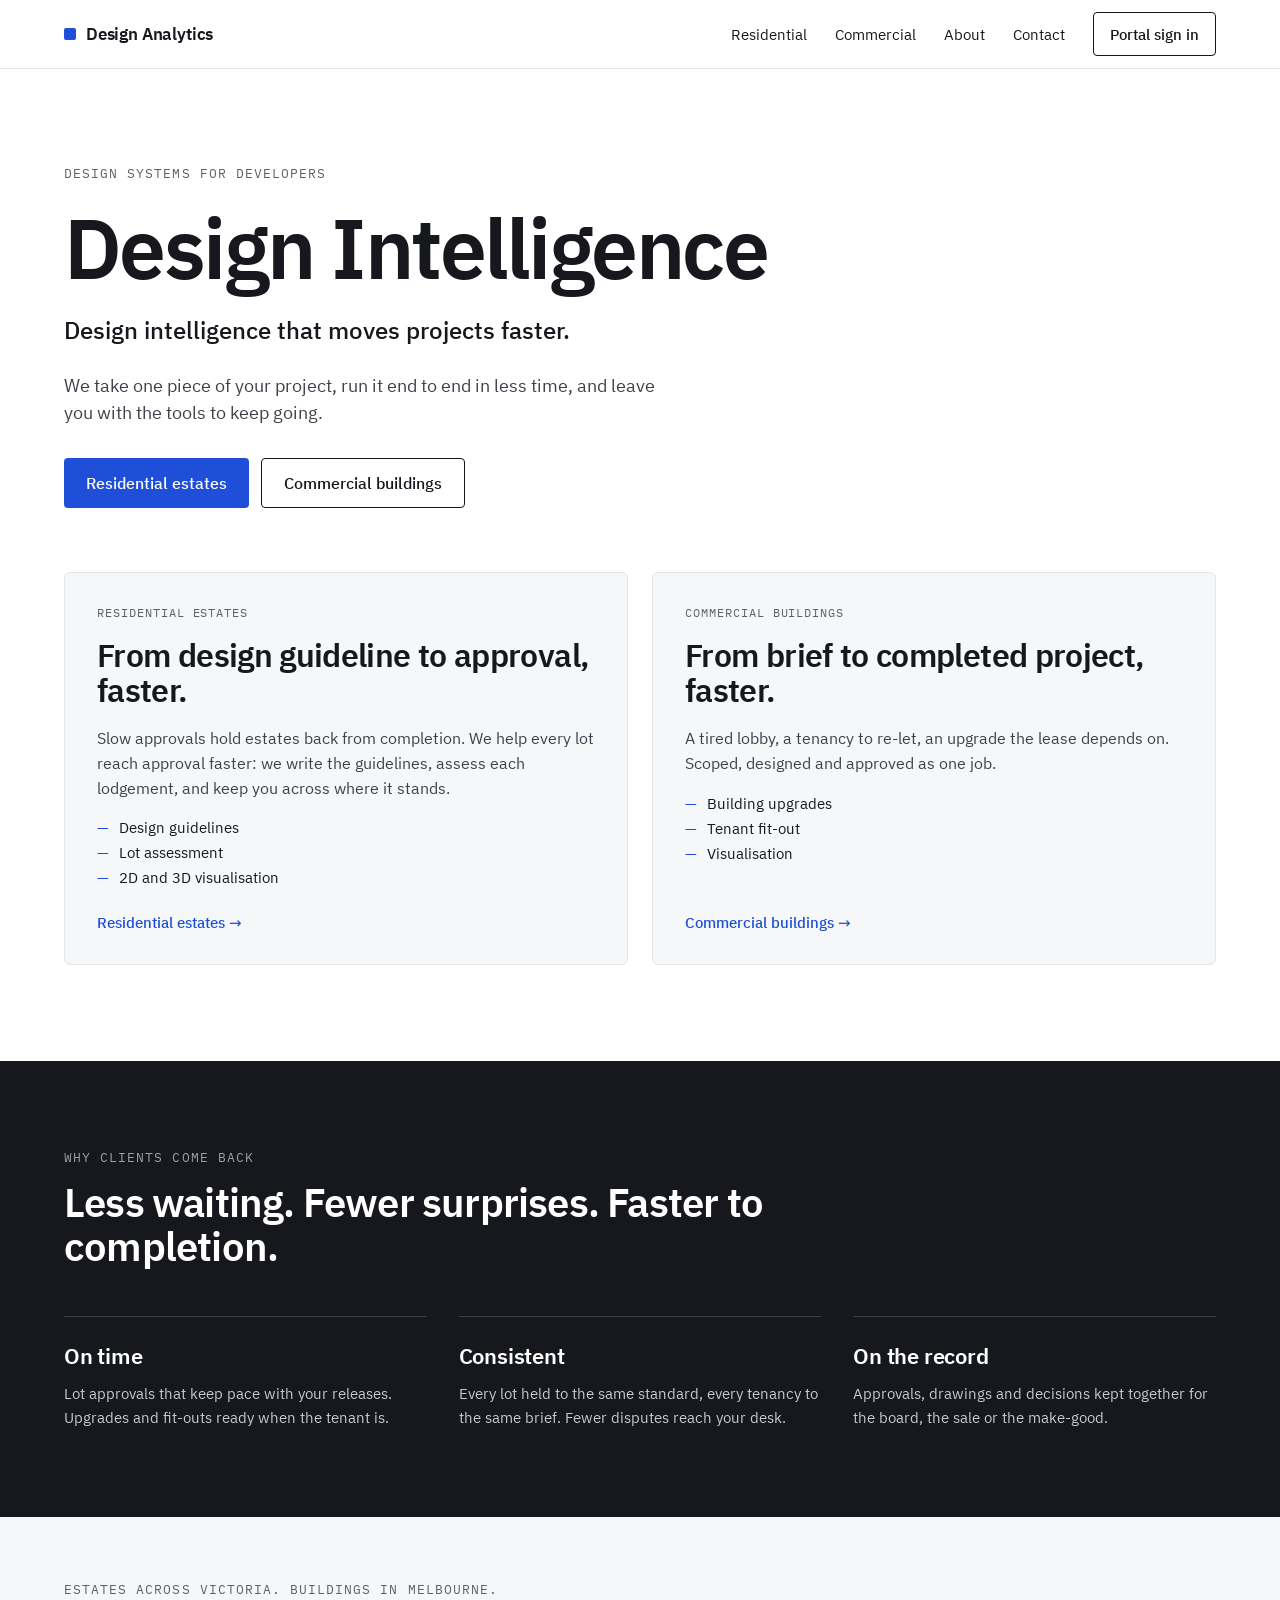
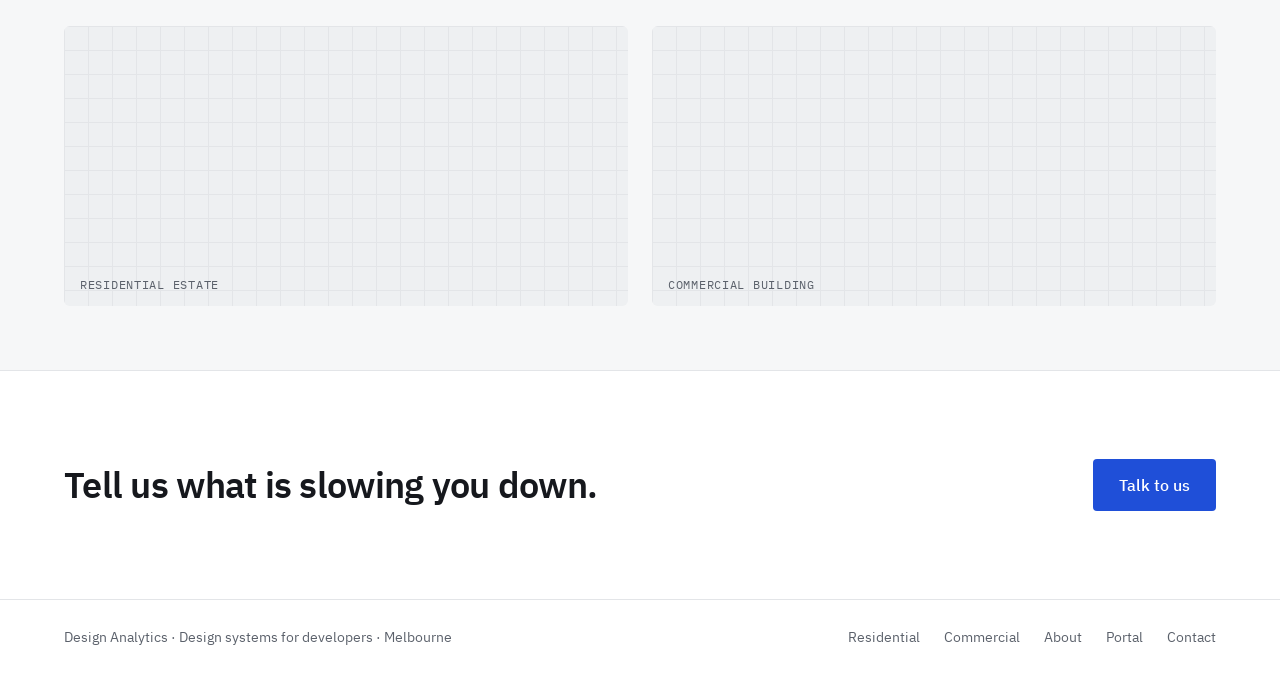
<file: index.html>
<!doctype html>
<html lang="en-AU">
<head>
<meta charset="utf-8">
<meta name="viewport" content="width=device-width, initial-scale=1">
<title>Design Analytics — Home</title>
<meta name="description" content="Design systems for developers. Design guidelines, lot assessment and visualisation for residential estates; upgrades and tenant fit-out for commercial buildings.">
<link rel="canonical" href="https://designanalytics.com.au/">
<meta property="og:type" content="website">
<meta property="og:site_name" content="Design Analytics">
<meta property="og:title" content="Design Analytics — Home">
<meta property="og:description" content="Design systems for developers. Design guidelines, lot assessment and visualisation for residential estates; upgrades and tenant fit-out for commercial buildings.">
<meta property="og:url" content="https://designanalytics.com.au/">
<meta name="theme-color" content="#16181D">
<link rel="icon" href="/assets/favicon.svg" type="image/svg+xml">
<link rel="preload" href="/assets/fonts/plex-sans-400.woff2" as="font" type="font/woff2" crossorigin>
<link rel="preload" href="/assets/fonts/plex-sans-600.woff2" as="font" type="font/woff2" crossorigin>
<link rel="stylesheet" href="/assets/site.css">
</head>
<body>
<div style="font-family: 'IBM Plex Sans', system-ui, sans-serif; color: #16181D; background: #FFFFFF; min-height: 100%; box-sizing: border-box; -webkit-font-smoothing: antialiased">

<!-- NAV -->
<header style="border-bottom: 1px solid #E3E5E8; box-sizing: border-box">
<div style="max-width: 1200px; margin: 0 auto; padding: 12px 24px; min-height: 64px; display: flex; align-items: center; justify-content: space-between; gap: 16px 24px; flex-wrap: wrap; box-sizing: border-box">
<a href="/" style="font-weight: 600; font-size: 17px; letter-spacing: -0.01em; text-decoration: none; display: flex; align-items: center; gap: 10px">
<span style="display: inline-block; width: 12px; height: 12px; background: #1F4FD8; border-radius: 2px"></span>
Design Analytics
</a>
<div style="display: flex; align-items: center; gap: 12px 28px; flex-wrap: wrap; font-size: 15px">
<a href="/residential/" style="text-decoration: none">Residential</a>
<a href="/commercial/" style="text-decoration: none">Commercial</a>
<a href="/about/" style="text-decoration: none">About</a>
<a href="#contact" style="text-decoration: none">Contact</a>
<a href="https://portal.designanalytics.com.au" style="text-decoration: none; padding: 10px 16px; border: 1px solid #16181D; border-radius: 4px; font-weight: 500; min-height: 44px; box-sizing: border-box; display: inline-flex; align-items: center">Portal sign in</a>
</div>
</div>
</header>

<!-- HERO -->
<div class="sec" style="max-width: 1200px; margin: 0 auto; padding: 96px 24px 64px; box-sizing: border-box; display: flex; flex-direction: column; gap: 24px">
<div style="font-family: 'IBM Plex Mono', monospace; font-size: 13px; letter-spacing: 0.08em; text-transform: uppercase; color: #5B616B">Design systems for developers</div>
<h1 class="h1-hero" style="margin: 0; font-size: 84px; line-height: 1.0; letter-spacing: -0.03em; font-weight: 600; max-width: 900px">Design Intelligence</h1>
<p style="margin: 0; font-size: 24px; line-height: 1.4; color: #16181D; max-width: 760px; font-weight: 500">Design intelligence that moves projects faster.</p>
<p style="margin: 0; font-size: 18px; line-height: 1.5; color: #3C414A; max-width: 620px">We take one piece of your project, run it end to end in less time, and leave you with the tools to keep going.</p>
<div style="display: flex; gap: 12px; flex-wrap: wrap; padding-top: 8px">
<a href="/residential/" style="text-decoration: none; background: #1F4FD8; color: #FFFFFF; padding: 14px 22px; border-radius: 4px; font-weight: 500; font-size: 16px; min-height: 44px; box-sizing: border-box; display: inline-flex; align-items: center">Residential estates</a>
<a href="/commercial/" style="text-decoration: none; background: #FFFFFF; color: #16181D; border: 1px solid #16181D; padding: 14px 22px; border-radius: 4px; font-weight: 500; font-size: 16px; min-height: 44px; box-sizing: border-box; display: inline-flex; align-items: center">Commercial buildings</a>
</div>
</div>

<!-- SECTOR SPLIT -->
<div style="max-width: 1200px; margin: 0 auto; padding: 0 24px 96px; box-sizing: border-box">
<div class="g2" style="display: grid; grid-template-columns: repeat(2, minmax(0, 1fr)); gap: 24px">

<a href="/residential/" style="text-decoration: none; display: flex; flex-direction: column; gap: 18px; padding: 32px; border: 1px solid #E3E5E8; border-radius: 6px; background: #F6F7F8; box-sizing: border-box; min-width: 0">
<div style="font-family: 'IBM Plex Mono', monospace; font-size: 12px; letter-spacing: 0.08em; text-transform: uppercase; color: #5B616B">Residential estates</div>
<div class="h2" style="font-size: 32px; font-weight: 600; letter-spacing: -0.02em; line-height: 1.1">From design guideline to approval, faster.</div>
<p style="margin: 0; font-size: 16px; line-height: 1.55; color: #3C414A">Slow approvals hold estates back from completion. We help every lot reach approval faster: we write the guidelines, assess each lodgement, and keep you across where it stands.</p>
<div style="display: flex; flex-direction: column; gap: 6px; font-size: 15px; color: #16181D">
<div style="display: flex; gap: 10px"><span style="color: #1F4FD8">—</span>Design guidelines</div>
<div style="display: flex; gap: 10px"><span style="color: #1F4FD8">—</span>Lot assessment</div>
<div style="display: flex; gap: 10px"><span style="color: #1F4FD8">—</span>2D and 3D visualisation</div>
</div>
<div style="margin-top: auto; padding-top: 8px; font-weight: 500; font-size: 15px; color: #1F4FD8">Residential estates →</div>
</a>

<a href="/commercial/" style="text-decoration: none; display: flex; flex-direction: column; gap: 18px; padding: 32px; border: 1px solid #E3E5E8; border-radius: 6px; background: #F6F7F8; box-sizing: border-box; min-width: 0">
<div style="font-family: 'IBM Plex Mono', monospace; font-size: 12px; letter-spacing: 0.08em; text-transform: uppercase; color: #5B616B">Commercial buildings</div>
<div class="h2" style="font-size: 32px; font-weight: 600; letter-spacing: -0.02em; line-height: 1.1">From brief to completed project, faster.</div>
<p style="margin: 0; font-size: 16px; line-height: 1.55; color: #3C414A">A tired lobby, a tenancy to re-let, an upgrade the lease depends on. Scoped, designed and approved as one job.</p>
<div style="display: flex; flex-direction: column; gap: 6px; font-size: 15px; color: #16181D">
<div style="display: flex; gap: 10px"><span style="color: #1F4FD8">—</span>Building upgrades</div>
<div style="display: flex; gap: 10px"><span style="color: #1F4FD8">—</span>Tenant fit-out</div>
<div style="display: flex; gap: 10px"><span style="color: #1F4FD8">—</span>Visualisation</div>
</div>
<div style="margin-top: auto; padding-top: 8px; font-weight: 500; font-size: 15px; color: #1F4FD8">Commercial buildings →</div>
</a>

</div>
</div>

<!-- OUTCOMES -->
<div style="background: #16181D; color: #FFFFFF; box-sizing: border-box">
<div class="sec" style="max-width: 1200px; margin: 0 auto; padding: 88px 24px; box-sizing: border-box; display: flex; flex-direction: column; gap: 48px">
<div style="display: flex; flex-direction: column; gap: 14px; max-width: 760px">
<div style="font-family: 'IBM Plex Mono', monospace; font-size: 13px; letter-spacing: 0.08em; text-transform: uppercase; color: #9AA1AB">Why clients come back</div>
<h2 class="h2" style="margin: 0; font-size: 40px; line-height: 1.1; letter-spacing: -0.02em; font-weight: 600">Less waiting. Fewer surprises. Faster to completion.</h2>
</div>
<div class="g3" style="display: grid; grid-template-columns: repeat(3, minmax(0, 1fr)); gap: 32px">
<div style="display: flex; flex-direction: column; gap: 12px; padding-top: 24px; border-top: 1px solid #3C414A; min-width: 0">
<div style="font-size: 22px; font-weight: 600; letter-spacing: -0.01em">On time</div>
<p style="margin: 0; font-size: 15px; line-height: 1.55; color: #C5CAD1">Lot approvals that keep pace with your releases. Upgrades and fit-outs ready when the tenant is.</p>
</div>
<div style="display: flex; flex-direction: column; gap: 12px; padding-top: 24px; border-top: 1px solid #3C414A; min-width: 0">
<div style="font-size: 22px; font-weight: 600; letter-spacing: -0.01em">Consistent</div>
<p style="margin: 0; font-size: 15px; line-height: 1.55; color: #C5CAD1">Every lot held to the same standard, every tenancy to the same brief. Fewer disputes reach your desk.</p>
</div>
<div style="display: flex; flex-direction: column; gap: 12px; padding-top: 24px; border-top: 1px solid #3C414A; min-width: 0">
<div style="font-size: 22px; font-weight: 600; letter-spacing: -0.01em">On the record</div>
<p style="margin: 0; font-size: 15px; line-height: 1.55; color: #C5CAD1">Approvals, drawings and decisions kept together for the board, the sale or the make-good.</p>
</div>
</div>
</div>
</div>

<!-- PROOF -->
<div style="background: #F6F7F8; border-bottom: 1px solid #E3E5E8; box-sizing: border-box">
<div class="sec" style="max-width: 1200px; margin: 0 auto; padding: 64px 24px; box-sizing: border-box; display: flex; flex-direction: column; gap: 28px">
<div style="font-family: 'IBM Plex Mono', monospace; font-size: 13px; letter-spacing: 0.08em; text-transform: uppercase; color: #5B616B">Estates across Victoria. Buildings in Melbourne.</div>
<div class="g2" style="display: grid; grid-template-columns: repeat(2, minmax(0, 1fr)); gap: 24px">
<div class="panel" role="img" aria-label="residential estate — streetscape visualisation" style="height: 280px">residential estate</div>
<div class="panel" role="img" aria-label="commercial building — upgrade or fit-out" style="height: 280px">commercial building</div>
</div>
</div>
</div>

<!-- CTA -->
<div id="contact" class="sec" style="max-width: 1200px; margin: 0 auto; padding: 88px 24px; box-sizing: border-box; display: flex; justify-content: space-between; align-items: center; gap: 32px 40px; flex-wrap: wrap">
<div style="display: flex; flex-direction: column; gap: 10px; max-width: 620px">
<h2 class="h2" style="margin: 0; font-size: 36px; line-height: 1.1; letter-spacing: -0.02em; font-weight: 600">Tell us what is slowing you down.</h2>
</div>
<a href="mailto:hello@designanalytics.com.au" style="text-decoration: none; background: #1F4FD8; color: #FFFFFF; padding: 16px 26px; border-radius: 4px; font-weight: 500; font-size: 16px; min-height: 44px; box-sizing: border-box; display: inline-flex; align-items: center">Talk to us</a>
</div>

<!-- FOOTER -->
<div style="border-top: 1px solid #E3E5E8; box-sizing: border-box">
<div style="max-width: 1200px; margin: 0 auto; padding: 28px 24px; box-sizing: border-box; display: flex; justify-content: space-between; align-items: center; gap: 16px 24px; flex-wrap: wrap; font-size: 14px; color: #5B616B">
<div>Design Analytics · Design systems for developers · Melbourne</div>
<div style="display: flex; gap: 12px 24px; flex-wrap: wrap">
<a href="/residential/" style="text-decoration: none; color: #5B616B">Residential</a>
<a href="/commercial/" style="text-decoration: none; color: #5B616B">Commercial</a>
<a href="/about/" style="text-decoration: none; color: #5B616B">About</a>
<a href="https://portal.designanalytics.com.au" style="text-decoration: none; color: #5B616B">Portal</a>
<a href="#contact" style="text-decoration: none; color: #5B616B">Contact</a>
</div>
</div>
</div>

</div>
</body>
</html>
</file>
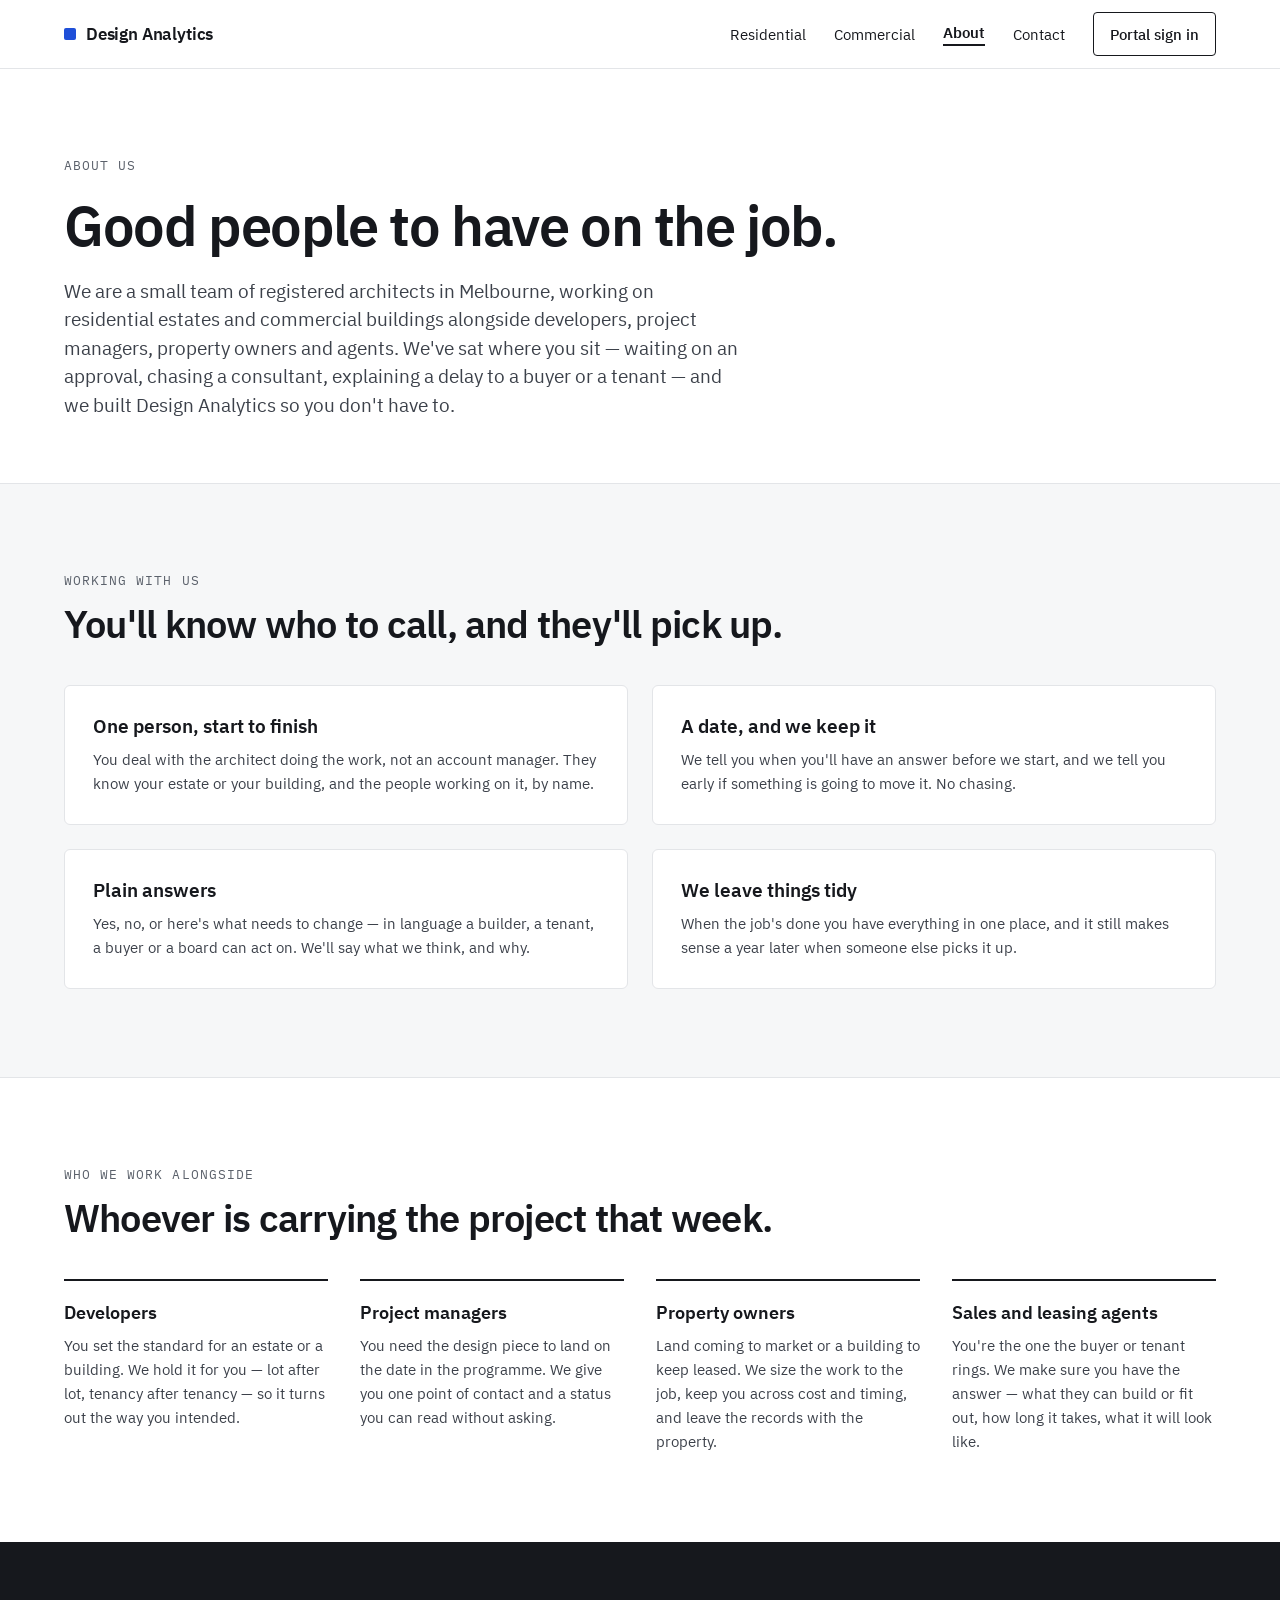
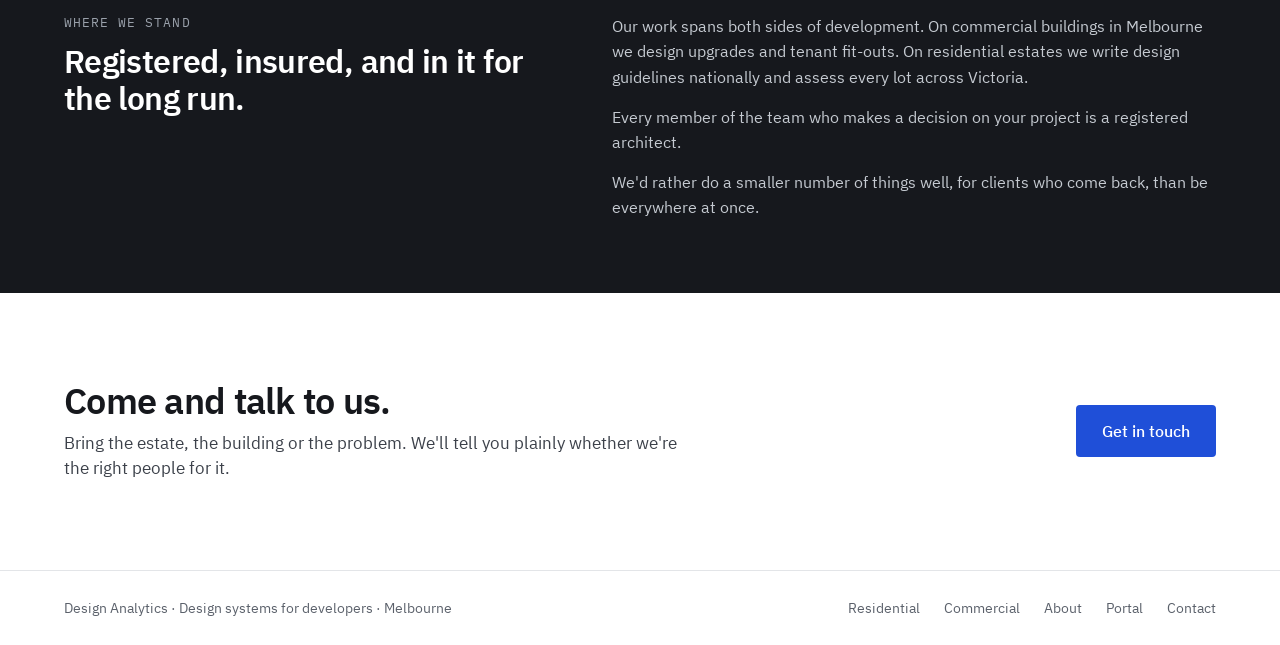
<file: about/index.html>
<!doctype html>
<html lang="en-AU">
<head>
<meta charset="utf-8">
<meta name="viewport" content="width=device-width, initial-scale=1">
<title>Design Analytics — About</title>
<meta name="description" content="A small team of registered architects in Melbourne working with developers, project managers, property owners and agents.">
<link rel="canonical" href="https://designanalytics.com.au/about/">
<meta property="og:type" content="website">
<meta property="og:site_name" content="Design Analytics">
<meta property="og:title" content="Design Analytics — About">
<meta property="og:description" content="A small team of registered architects in Melbourne working with developers, project managers, property owners and agents.">
<meta property="og:url" content="https://designanalytics.com.au/about/">
<meta name="theme-color" content="#16181D">
<link rel="icon" href="/assets/favicon.svg" type="image/svg+xml">
<link rel="preload" href="/assets/fonts/plex-sans-400.woff2" as="font" type="font/woff2" crossorigin>
<link rel="preload" href="/assets/fonts/plex-sans-600.woff2" as="font" type="font/woff2" crossorigin>
<link rel="stylesheet" href="/assets/site.css">
</head>
<body>
<div style="font-family: 'IBM Plex Sans', system-ui, sans-serif; color: #16181D; background: #FFFFFF; min-height: 100%; box-sizing: border-box; -webkit-font-smoothing: antialiased">

<!-- NAV -->
<header style="border-bottom: 1px solid #E3E5E8; box-sizing: border-box">
<div style="max-width: 1200px; margin: 0 auto; padding: 12px 24px; min-height: 64px; display: flex; align-items: center; justify-content: space-between; gap: 16px 24px; flex-wrap: wrap; box-sizing: border-box">
<a href="/" style="font-weight: 600; font-size: 17px; letter-spacing: -0.01em; text-decoration: none; display: flex; align-items: center; gap: 10px">
<span style="display: inline-block; width: 12px; height: 12px; background: #1F4FD8; border-radius: 2px"></span>
Design Analytics
</a>
<div style="display: flex; align-items: center; gap: 12px 28px; flex-wrap: wrap; font-size: 15px">
<a href="/residential/" style="text-decoration: none">Residential</a>
<a href="/commercial/" style="text-decoration: none">Commercial</a>
<a href="/about/" style="text-decoration: none; font-weight: 600; border-bottom: 2px solid #16181D; padding-bottom: 2px">About</a>
<a href="#contact" style="text-decoration: none">Contact</a>
<a href="https://portal.designanalytics.com.au" style="text-decoration: none; padding: 10px 16px; border: 1px solid #16181D; border-radius: 4px; font-weight: 500; min-height: 44px; box-sizing: border-box; display: inline-flex; align-items: center">Portal sign in</a>
</div>
</div>
</header>

<!-- HERO -->
<div class="sec" style="max-width: 1200px; margin: 0 auto; padding: 88px 24px 64px; box-sizing: border-box; display: flex; flex-direction: column; gap: 22px">
<div style="font-family: 'IBM Plex Mono', monospace; font-size: 13px; letter-spacing: 0.08em; text-transform: uppercase; color: #5B616B">About us</div>
<h1 class="h1" style="margin: 0; font-size: 56px; line-height: 1.05; letter-spacing: -0.025em; font-weight: 600; max-width: 880px">Good people to have on the job.</h1>
<p style="margin: 0; font-size: 19px; line-height: 1.5; color: #3C414A; max-width: 680px">We are a small team of registered architects in Melbourne, working on residential estates and commercial buildings alongside developers, project managers, property owners and agents. We've sat where you sit — waiting on an approval, chasing a consultant, explaining a delay to a buyer or a tenant — and we built Design Analytics so you don't have to.</p>
</div>

<!-- WORKING WITH US -->
<div style="background: #F6F7F8; border-top: 1px solid #E3E5E8; border-bottom: 1px solid #E3E5E8; box-sizing: border-box">
<div class="sec" style="max-width: 1200px; margin: 0 auto; padding: 88px 24px; box-sizing: border-box; display: flex; flex-direction: column; gap: 40px">
<div style="display: flex; flex-direction: column; gap: 14px; max-width: 720px">
<div style="font-family: 'IBM Plex Mono', monospace; font-size: 13px; letter-spacing: 0.08em; text-transform: uppercase; color: #5B616B">Working with us</div>
<h2 class="h2" style="margin: 0; font-size: 38px; line-height: 1.1; letter-spacing: -0.02em; font-weight: 600">You'll know who to call, and they'll pick up.</h2>
</div>
<div class="g2" style="display: grid; grid-template-columns: repeat(2, minmax(0, 1fr)); gap: 24px">
<div style="padding: 28px; border: 1px solid #E3E5E8; border-radius: 6px; background: #FFFFFF; display: flex; flex-direction: column; gap: 10px; min-width: 0">
<div style="font-size: 19px; font-weight: 600">One person, start to finish</div>
<p style="margin: 0; font-size: 15px; line-height: 1.6; color: #3C414A">You deal with the architect doing the work, not an account manager. They know your estate or your building, and the people working on it, by name.</p>
</div>
<div style="padding: 28px; border: 1px solid #E3E5E8; border-radius: 6px; background: #FFFFFF; display: flex; flex-direction: column; gap: 10px; min-width: 0">
<div style="font-size: 19px; font-weight: 600">A date, and we keep it</div>
<p style="margin: 0; font-size: 15px; line-height: 1.6; color: #3C414A">We tell you when you'll have an answer before we start, and we tell you early if something is going to move it. No chasing.</p>
</div>
<div style="padding: 28px; border: 1px solid #E3E5E8; border-radius: 6px; background: #FFFFFF; display: flex; flex-direction: column; gap: 10px; min-width: 0">
<div style="font-size: 19px; font-weight: 600">Plain answers</div>
<p style="margin: 0; font-size: 15px; line-height: 1.6; color: #3C414A">Yes, no, or here's what needs to change — in language a builder, a tenant, a buyer or a board can act on. We'll say what we think, and why.</p>
</div>
<div style="padding: 28px; border: 1px solid #E3E5E8; border-radius: 6px; background: #FFFFFF; display: flex; flex-direction: column; gap: 10px; min-width: 0">
<div style="font-size: 19px; font-weight: 600">We leave things tidy</div>
<p style="margin: 0; font-size: 15px; line-height: 1.6; color: #3C414A">When the job's done you have everything in one place, and it still makes sense a year later when someone else picks it up.</p>
</div>
</div>
</div>
</div>

<!-- WHO WE WORK ALONGSIDE -->
<div class="sec" style="max-width: 1200px; margin: 0 auto; padding: 88px 24px; box-sizing: border-box; display: flex; flex-direction: column; gap: 40px">
<div style="display: flex; flex-direction: column; gap: 14px; max-width: 720px">
<div style="font-family: 'IBM Plex Mono', monospace; font-size: 13px; letter-spacing: 0.08em; text-transform: uppercase; color: #5B616B">Who we work alongside</div>
<h2 class="h2" style="margin: 0; font-size: 38px; line-height: 1.1; letter-spacing: -0.02em; font-weight: 600">Whoever is carrying the project that week.</h2>
</div>
<div class="g4" style="display: grid; grid-template-columns: repeat(4, minmax(0, 1fr)); gap: 32px">
<div style="display: flex; flex-direction: column; gap: 10px; padding-top: 20px; border-top: 2px solid #16181D; min-width: 0">
<div style="font-size: 18px; font-weight: 600">Developers</div>
<p style="margin: 0; font-size: 15px; line-height: 1.6; color: #3C414A">You set the standard for an estate or a building. We hold it for you — lot after lot, tenancy after tenancy — so it turns out the way you intended.</p>
</div>
<div style="display: flex; flex-direction: column; gap: 10px; padding-top: 20px; border-top: 2px solid #16181D; min-width: 0">
<div style="font-size: 18px; font-weight: 600">Project managers</div>
<p style="margin: 0; font-size: 15px; line-height: 1.6; color: #3C414A">You need the design piece to land on the date in the programme. We give you one point of contact and a status you can read without asking.</p>
</div>
<div style="display: flex; flex-direction: column; gap: 10px; padding-top: 20px; border-top: 2px solid #16181D; min-width: 0">
<div style="font-size: 18px; font-weight: 600">Property owners</div>
<p style="margin: 0; font-size: 15px; line-height: 1.6; color: #3C414A">Land coming to market or a building to keep leased. We size the work to the job, keep you across cost and timing, and leave the records with the property.</p>
</div>
<div style="display: flex; flex-direction: column; gap: 10px; padding-top: 20px; border-top: 2px solid #16181D; min-width: 0">
<div style="font-size: 18px; font-weight: 600">Sales and leasing agents</div>
<p style="margin: 0; font-size: 15px; line-height: 1.6; color: #3C414A">You're the one the buyer or tenant rings. We make sure you have the answer — what they can build or fit out, how long it takes, what it will look like.</p>
</div>
</div>
</div>

<!-- STANDING -->
<div style="background: #16181D; color: #FFFFFF; box-sizing: border-box">
<div class="sec" style="max-width: 1200px; margin: 0 auto; padding: 72px 24px; box-sizing: border-box; display: flex; gap: 32px 64px; flex-wrap: wrap; align-items: flex-start">
<div style="flex: 1 1 320px; min-width: 0; display: flex; flex-direction: column; gap: 12px">
<div style="font-family: 'IBM Plex Mono', monospace; font-size: 13px; letter-spacing: 0.08em; text-transform: uppercase; color: #9AA1AB">Where we stand</div>
<h2 class="h2" style="margin: 0; font-size: 32px; line-height: 1.15; letter-spacing: -0.02em; font-weight: 600">Registered, insured, and in it for the long run.</h2>
</div>
<div style="flex: 1 1 440px; min-width: 0; display: flex; flex-direction: column; gap: 14px; font-size: 16px; line-height: 1.6; color: #C5CAD1">
<p style="margin: 0">Our work spans both sides of development. On commercial buildings in Melbourne we design upgrades and tenant fit-outs. On residential estates we write design guidelines nationally and assess every lot across Victoria.</p>
<p style="margin: 0">Every member of the team who makes a decision on your project is a registered architect.</p>
<p style="margin: 0">We'd rather do a smaller number of things well, for clients who come back, than be everywhere at once.</p>
</div>
</div>
</div>

<!-- CTA -->
<div id="contact" class="sec" style="max-width: 1200px; margin: 0 auto; padding: 88px 24px; box-sizing: border-box; display: flex; justify-content: space-between; align-items: center; gap: 28px 40px; flex-wrap: wrap">
<div style="display: flex; flex-direction: column; gap: 10px; max-width: 620px">
<h2 class="h2" style="margin: 0; font-size: 36px; line-height: 1.1; letter-spacing: -0.02em; font-weight: 600">Come and talk to us.</h2>
<p style="margin: 0; font-size: 17px; line-height: 1.5; color: #3C414A">Bring the estate, the building or the problem. We'll tell you plainly whether we're the right people for it.</p>
</div>
<a href="mailto:hello@designanalytics.com.au" style="text-decoration: none; background: #1F4FD8; color: #FFFFFF; padding: 16px 26px; border-radius: 4px; font-weight: 500; font-size: 16px; min-height: 44px; box-sizing: border-box; display: inline-flex; align-items: center">Get in touch</a>
</div>

<!-- FOOTER -->
<div style="border-top: 1px solid #E3E5E8; box-sizing: border-box">
<div style="max-width: 1200px; margin: 0 auto; padding: 28px 24px; box-sizing: border-box; display: flex; justify-content: space-between; align-items: center; gap: 16px 24px; flex-wrap: wrap; font-size: 14px; color: #5B616B">
<div>Design Analytics · Design systems for developers · Melbourne</div>
<div style="display: flex; gap: 12px 24px; flex-wrap: wrap">
<a href="/residential/" style="text-decoration: none; color: #5B616B">Residential</a>
<a href="/commercial/" style="text-decoration: none; color: #5B616B">Commercial</a>
<a href="/about/" style="text-decoration: none; color: #5B616B">About</a>
<a href="https://portal.designanalytics.com.au" style="text-decoration: none; color: #5B616B">Portal</a>
<a href="#contact" style="text-decoration: none; color: #5B616B">Contact</a>
</div>
</div>
</div>

</div>
</body>
</html>
</file>
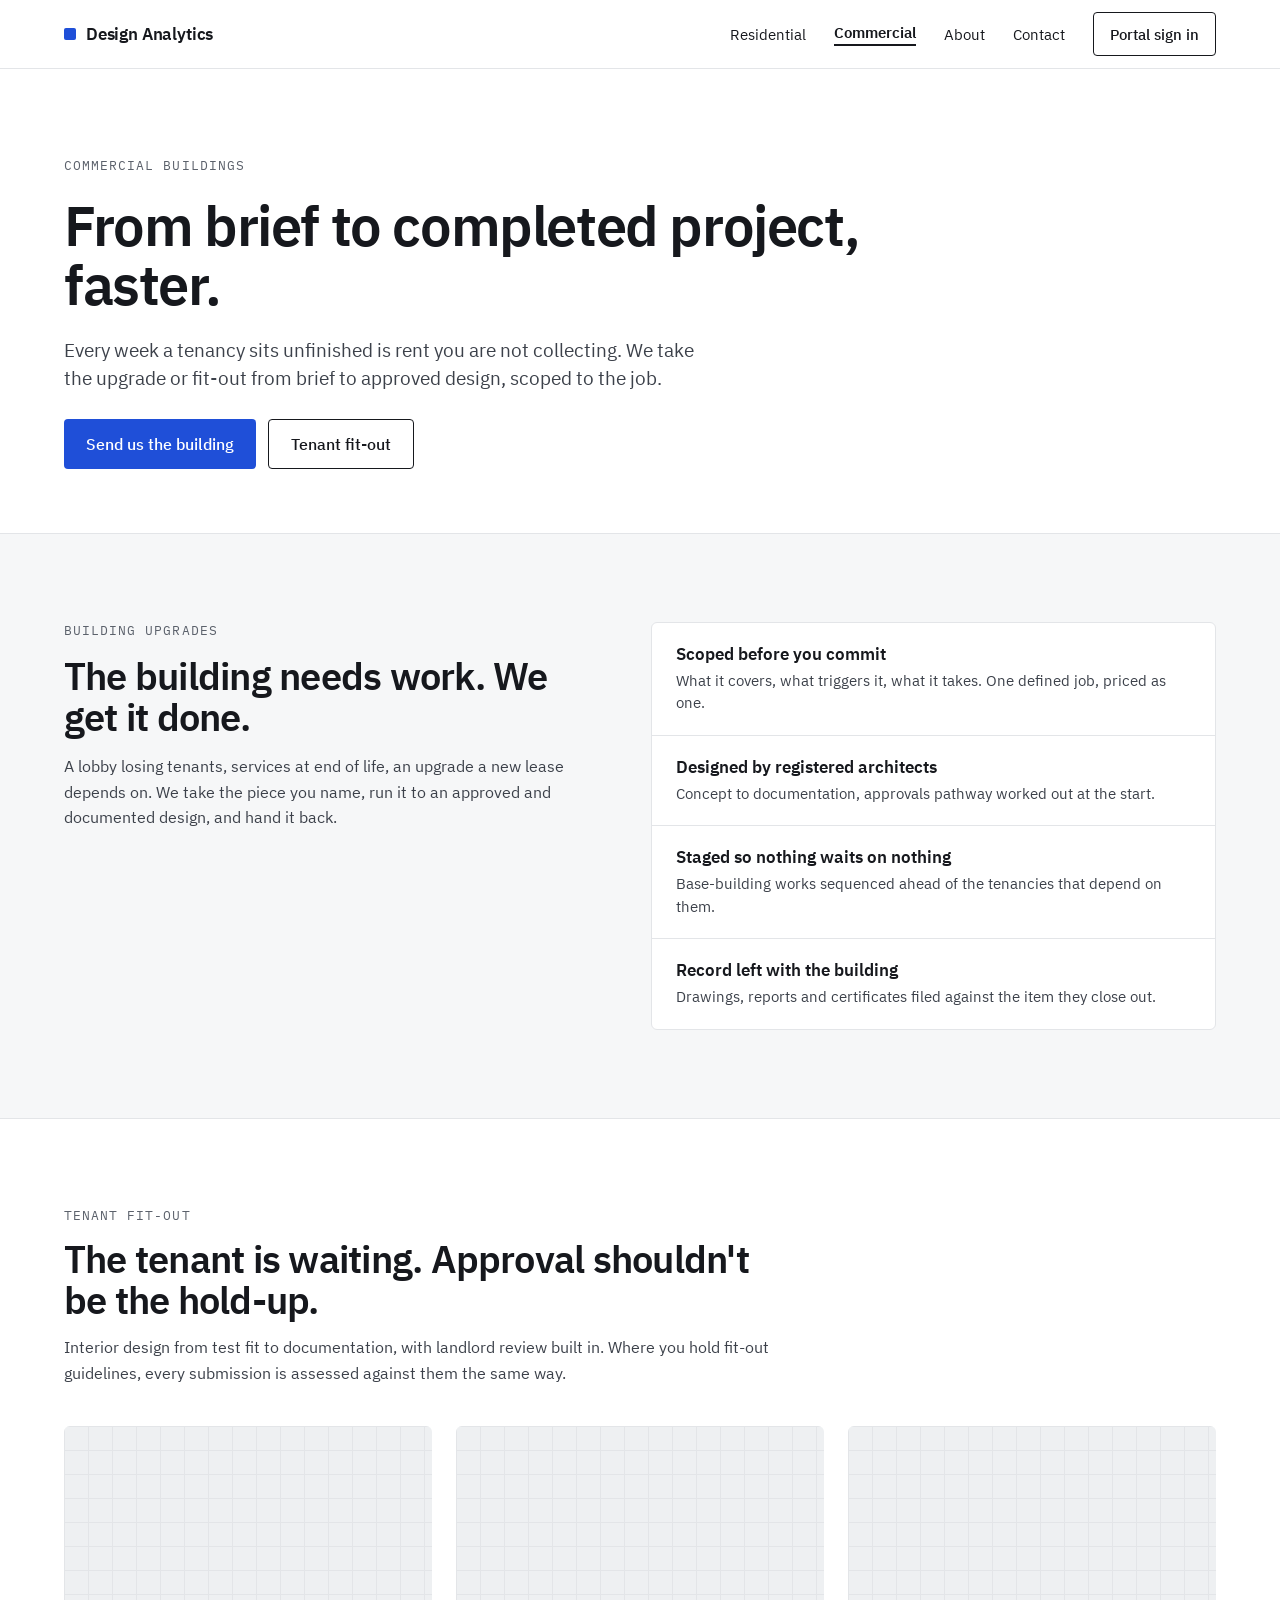
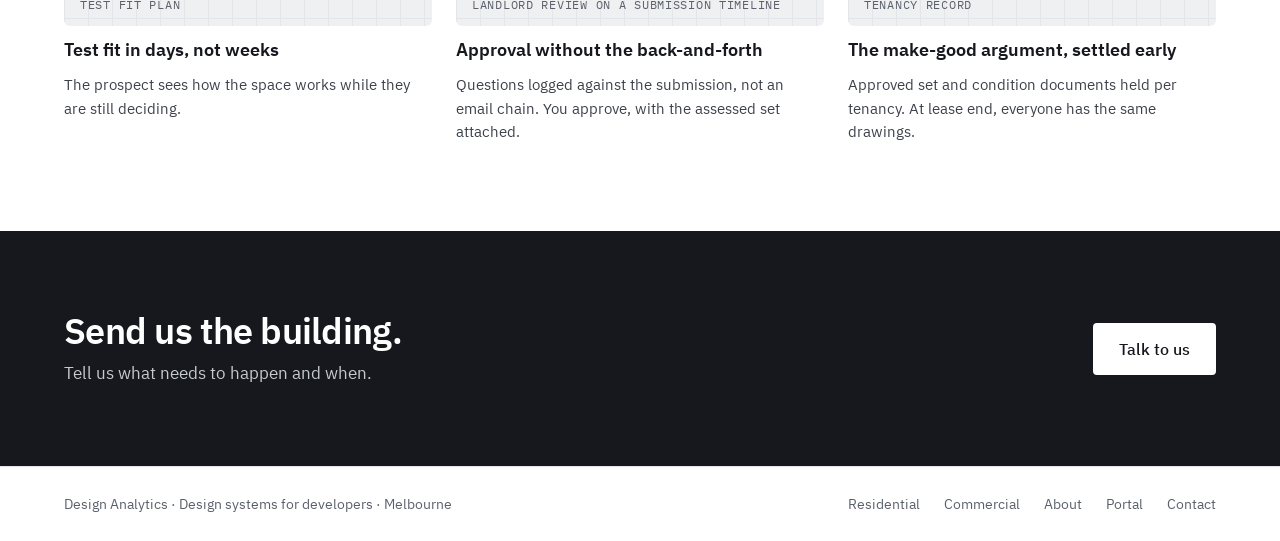
<file: commercial/index.html>
<!doctype html>
<html lang="en-AU">
<head>
<meta charset="utf-8">
<meta name="viewport" content="width=device-width, initial-scale=1">
<title>Design Analytics — Commercial buildings</title>
<meta name="description" content="Building upgrades and tenant fit-out for commercial buildings, from brief to completed project, faster.">
<link rel="canonical" href="https://designanalytics.com.au/commercial/">
<meta property="og:type" content="website">
<meta property="og:site_name" content="Design Analytics">
<meta property="og:title" content="Design Analytics — Commercial buildings">
<meta property="og:description" content="Building upgrades and tenant fit-out for commercial buildings, from brief to completed project, faster.">
<meta property="og:url" content="https://designanalytics.com.au/commercial/">
<meta name="theme-color" content="#16181D">
<link rel="icon" href="/assets/favicon.svg" type="image/svg+xml">
<link rel="preload" href="/assets/fonts/plex-sans-400.woff2" as="font" type="font/woff2" crossorigin>
<link rel="preload" href="/assets/fonts/plex-sans-600.woff2" as="font" type="font/woff2" crossorigin>
<link rel="stylesheet" href="/assets/site.css">
</head>
<body>
<div style="font-family: 'IBM Plex Sans', system-ui, sans-serif; color: #16181D; background: #FFFFFF; min-height: 100%; box-sizing: border-box; -webkit-font-smoothing: antialiased">

<!-- NAV -->
<header style="border-bottom: 1px solid #E3E5E8; box-sizing: border-box">
<div style="max-width: 1200px; margin: 0 auto; padding: 12px 24px; min-height: 64px; display: flex; align-items: center; justify-content: space-between; gap: 16px 24px; flex-wrap: wrap; box-sizing: border-box">
<a href="/" style="font-weight: 600; font-size: 17px; letter-spacing: -0.01em; text-decoration: none; display: flex; align-items: center; gap: 10px">
<span style="display: inline-block; width: 12px; height: 12px; background: #1F4FD8; border-radius: 2px"></span>
Design Analytics
</a>
<div style="display: flex; align-items: center; gap: 12px 28px; flex-wrap: wrap; font-size: 15px">
<a href="/residential/" style="text-decoration: none">Residential</a>
<a href="/commercial/" style="text-decoration: none; font-weight: 600; border-bottom: 2px solid #16181D; padding-bottom: 2px">Commercial</a>
<a href="/about/" style="text-decoration: none">About</a>
<a href="#contact" style="text-decoration: none">Contact</a>
<a href="https://portal.designanalytics.com.au" style="text-decoration: none; padding: 10px 16px; border: 1px solid #16181D; border-radius: 4px; font-weight: 500; min-height: 44px; box-sizing: border-box; display: inline-flex; align-items: center">Portal sign in</a>
</div>
</div>
</header>

<!-- HERO -->
<div class="sec" style="max-width: 1200px; margin: 0 auto; padding: 88px 24px 64px; box-sizing: border-box; display: flex; flex-direction: column; gap: 22px">
<div style="font-family: 'IBM Plex Mono', monospace; font-size: 13px; letter-spacing: 0.08em; text-transform: uppercase; color: #5B616B">Commercial buildings</div>
<h1 class="h1" style="margin: 0; font-size: 56px; line-height: 1.05; letter-spacing: -0.025em; font-weight: 600; max-width: 880px">From brief to completed project, faster.</h1>
<p style="margin: 0; font-size: 19px; line-height: 1.5; color: #3C414A; max-width: 640px">Every week a tenancy sits unfinished is rent you are not collecting. We take the upgrade or fit-out from brief to approved design, scoped to the job.</p>
<div style="display: flex; gap: 12px; flex-wrap: wrap; padding-top: 4px">
<a href="#contact" style="text-decoration: none; background: #1F4FD8; color: #FFFFFF; padding: 14px 22px; border-radius: 4px; font-weight: 500; font-size: 16px; min-height: 44px; box-sizing: border-box; display: inline-flex; align-items: center">Send us the building</a>
<a href="#fitout" style="text-decoration: none; background: #FFFFFF; color: #16181D; border: 1px solid #16181D; padding: 14px 22px; border-radius: 4px; font-weight: 500; font-size: 16px; min-height: 44px; box-sizing: border-box; display: inline-flex; align-items: center">Tenant fit-out</a>
</div>
</div>

<!-- BUILDING UPGRADES -->
<div id="upgrades" style="background: #F6F7F8; border-top: 1px solid #E3E5E8; border-bottom: 1px solid #E3E5E8; box-sizing: border-box">
<div class="sec" style="max-width: 1200px; margin: 0 auto; padding: 88px 24px; box-sizing: border-box; display: flex; gap: 48px 64px; flex-wrap: wrap; align-items: flex-start">
<div style="flex: 1 1 360px; min-width: 0; display: flex; flex-direction: column; gap: 16px">
<div style="font-family: 'IBM Plex Mono', monospace; font-size: 13px; letter-spacing: 0.08em; text-transform: uppercase; color: #5B616B">Building upgrades</div>
<h2 class="h2" style="margin: 0; font-size: 38px; line-height: 1.1; letter-spacing: -0.02em; font-weight: 600">The building needs work. We get it done.</h2>
<p style="margin: 0; font-size: 16px; line-height: 1.6; color: #3C414A">A lobby losing tenants, services at end of life, an upgrade a new lease depends on. We take the piece you name, run it to an approved and documented design, and hand it back.</p>
</div>
<div style="flex: 1 1 400px; min-width: 0; display: flex; flex-direction: column; border: 1px solid #E3E5E8; border-radius: 6px; background: #FFFFFF; overflow: hidden">
<div style="padding: 20px 24px; border-bottom: 1px solid #E3E5E8; display: flex; flex-direction: column; gap: 5px">
<div style="font-size: 17px; font-weight: 600">Scoped before you commit</div>
<div style="font-size: 15px; line-height: 1.5; color: #3C414A">What it covers, what triggers it, what it takes. One defined job, priced as one.</div>
</div>
<div style="padding: 20px 24px; border-bottom: 1px solid #E3E5E8; display: flex; flex-direction: column; gap: 5px">
<div style="font-size: 17px; font-weight: 600">Designed by registered architects</div>
<div style="font-size: 15px; line-height: 1.5; color: #3C414A">Concept to documentation, approvals pathway worked out at the start.</div>
</div>
<div style="padding: 20px 24px; border-bottom: 1px solid #E3E5E8; display: flex; flex-direction: column; gap: 5px">
<div style="font-size: 17px; font-weight: 600">Staged so nothing waits on nothing</div>
<div style="font-size: 15px; line-height: 1.5; color: #3C414A">Base-building works sequenced ahead of the tenancies that depend on them.</div>
</div>
<div style="padding: 20px 24px; display: flex; flex-direction: column; gap: 5px">
<div style="font-size: 17px; font-weight: 600">Record left with the building</div>
<div style="font-size: 15px; line-height: 1.5; color: #3C414A">Drawings, reports and certificates filed against the item they close out.</div>
</div>
</div>
</div>
</div>

<!-- TENANT FITOUT -->
<div id="fitout" class="sec" style="max-width: 1200px; margin: 0 auto; padding: 88px 24px; box-sizing: border-box; display: flex; flex-direction: column; gap: 40px">
<div style="display: flex; flex-direction: column; gap: 14px; max-width: 720px">
<div style="font-family: 'IBM Plex Mono', monospace; font-size: 13px; letter-spacing: 0.08em; text-transform: uppercase; color: #5B616B">Tenant fit-out</div>
<h2 class="h2" style="margin: 0; font-size: 38px; line-height: 1.1; letter-spacing: -0.02em; font-weight: 600">The tenant is waiting. Approval shouldn't be the hold-up.</h2>
<p style="margin: 0; font-size: 16px; line-height: 1.6; color: #3C414A">Interior design from test fit to documentation, with landlord review built in. Where you hold fit-out guidelines, every submission is assessed against them the same way.</p>
</div>
<div class="g3" style="display: grid; grid-template-columns: repeat(3, minmax(0, 1fr)); gap: 24px">
<div style="display: flex; flex-direction: column; gap: 12px; min-width: 0">
<div class="panel" role="img" aria-label="test fit plan" style="height: 200px">test fit plan</div>
<div style="font-size: 18px; font-weight: 600">Test fit in days, not weeks</div>
<p style="margin: 0; font-size: 15px; line-height: 1.55; color: #3C414A">The prospect sees how the space works while they are still deciding.</p>
</div>
<div style="display: flex; flex-direction: column; gap: 12px; min-width: 0">
<div class="panel" role="img" aria-label="landlord review on a submission timeline" style="height: 200px">landlord review on a submission timeline</div>
<div style="font-size: 18px; font-weight: 600">Approval without the back-and-forth</div>
<p style="margin: 0; font-size: 15px; line-height: 1.55; color: #3C414A">Questions logged against the submission, not an email chain. You approve, with the assessed set attached.</p>
</div>
<div style="display: flex; flex-direction: column; gap: 12px; min-width: 0">
<div class="panel" role="img" aria-label="tenancy record" style="height: 200px">tenancy record</div>
<div style="font-size: 18px; font-weight: 600">The make-good argument, settled early</div>
<p style="margin: 0; font-size: 15px; line-height: 1.55; color: #3C414A">Approved set and condition documents held per tenancy. At lease end, everyone has the same drawings.</p>
</div>
</div>
</div>

<!-- CTA -->
<div id="contact" style="background: #16181D; color: #FFFFFF; box-sizing: border-box">
<div class="sec" style="max-width: 1200px; margin: 0 auto; padding: 80px 24px; box-sizing: border-box; display: flex; justify-content: space-between; align-items: center; gap: 28px 40px; flex-wrap: wrap">
<div style="display: flex; flex-direction: column; gap: 10px; max-width: 620px">
<h2 class="h2" style="margin: 0; font-size: 36px; line-height: 1.1; letter-spacing: -0.02em; font-weight: 600">Send us the building.</h2>
<p style="margin: 0; font-size: 17px; line-height: 1.5; color: #C5CAD1">Tell us what needs to happen and when.</p>
</div>
<a href="mailto:hello@designanalytics.com.au" style="text-decoration: none; background: #FFFFFF; color: #16181D; padding: 16px 26px; border-radius: 4px; font-weight: 500; font-size: 16px; min-height: 44px; box-sizing: border-box; display: inline-flex; align-items: center">Talk to us</a>
</div>
</div>

<!-- FOOTER -->
<div style="border-top: 1px solid #E3E5E8; box-sizing: border-box">
<div style="max-width: 1200px; margin: 0 auto; padding: 28px 24px; box-sizing: border-box; display: flex; justify-content: space-between; align-items: center; gap: 16px 24px; flex-wrap: wrap; font-size: 14px; color: #5B616B">
<div>Design Analytics · Design systems for developers · Melbourne</div>
<div style="display: flex; gap: 12px 24px; flex-wrap: wrap">
<a href="/residential/" style="text-decoration: none; color: #5B616B">Residential</a>
<a href="/commercial/" style="text-decoration: none; color: #5B616B">Commercial</a>
<a href="/about/" style="text-decoration: none; color: #5B616B">About</a>
<a href="https://portal.designanalytics.com.au" style="text-decoration: none; color: #5B616B">Portal</a>
<a href="#contact" style="text-decoration: none; color: #5B616B">Contact</a>
</div>
</div>
</div>

</div>
</body>
</html>
</file>
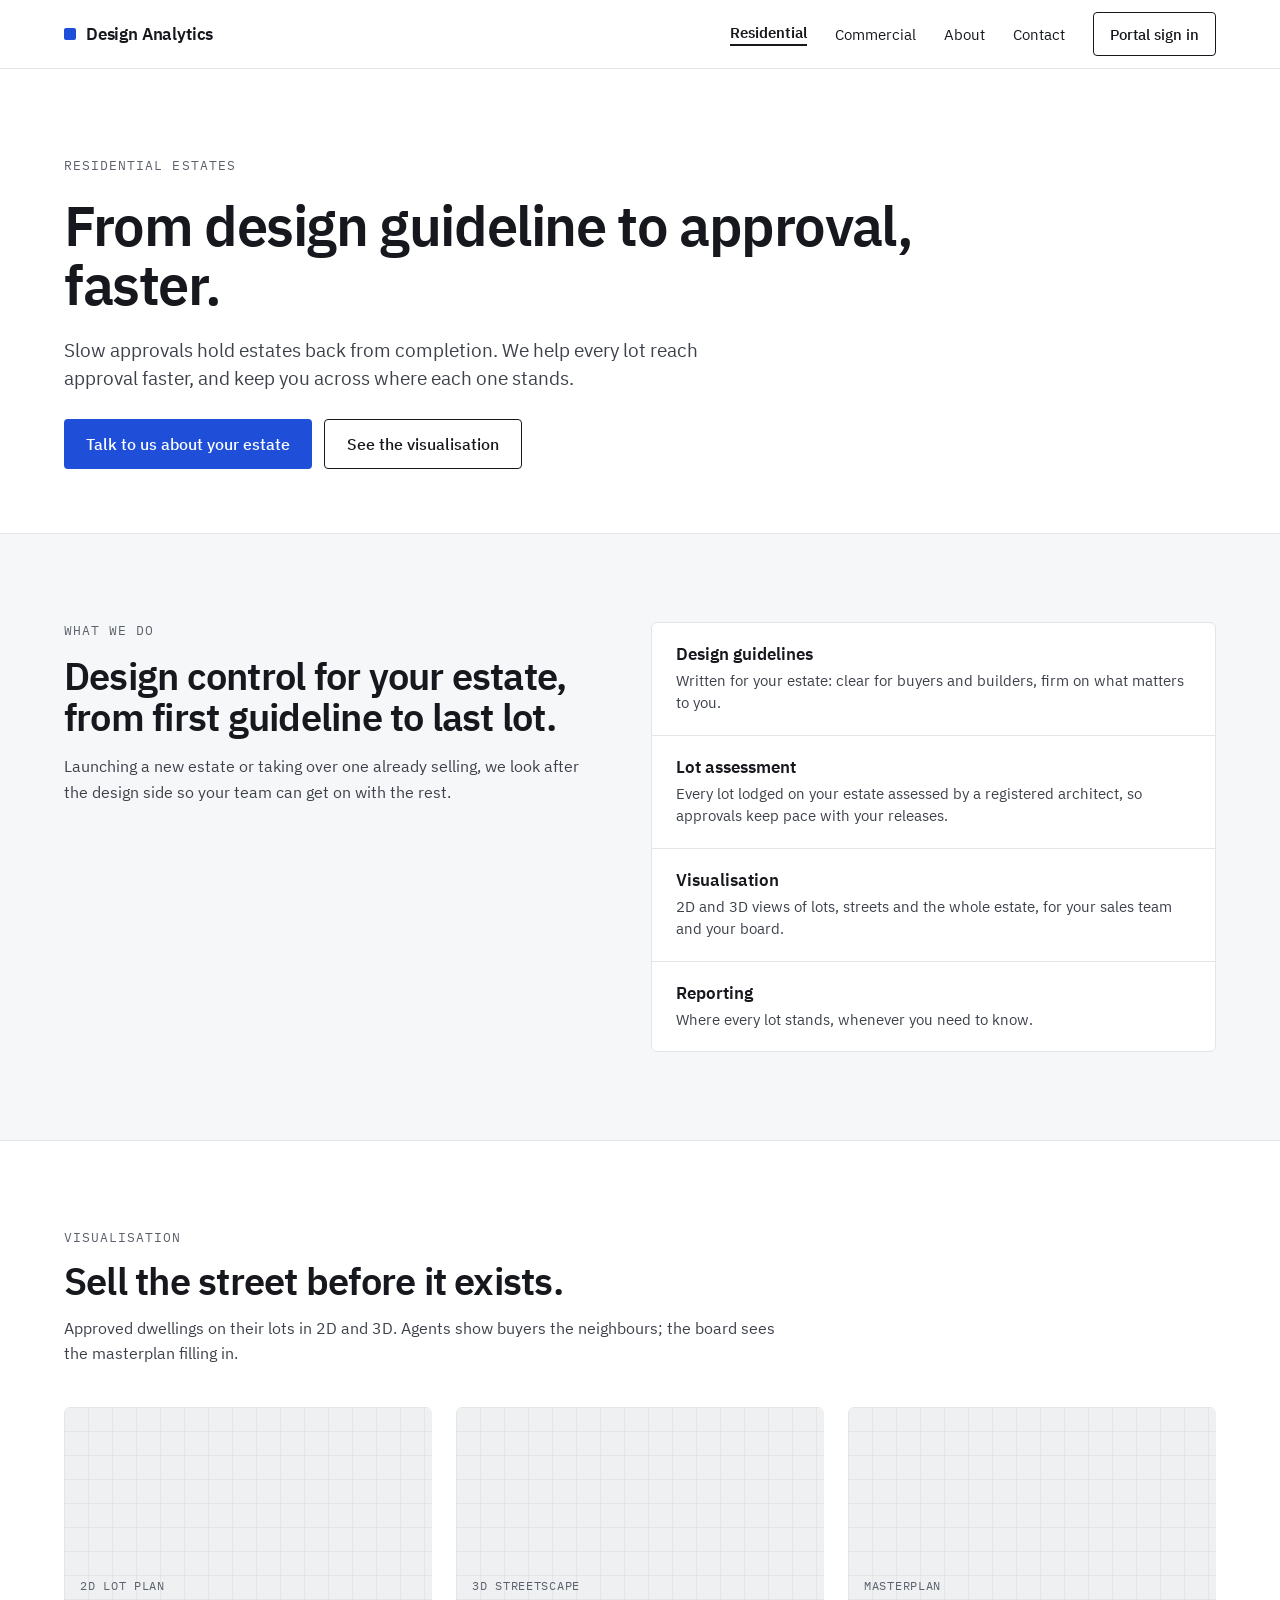
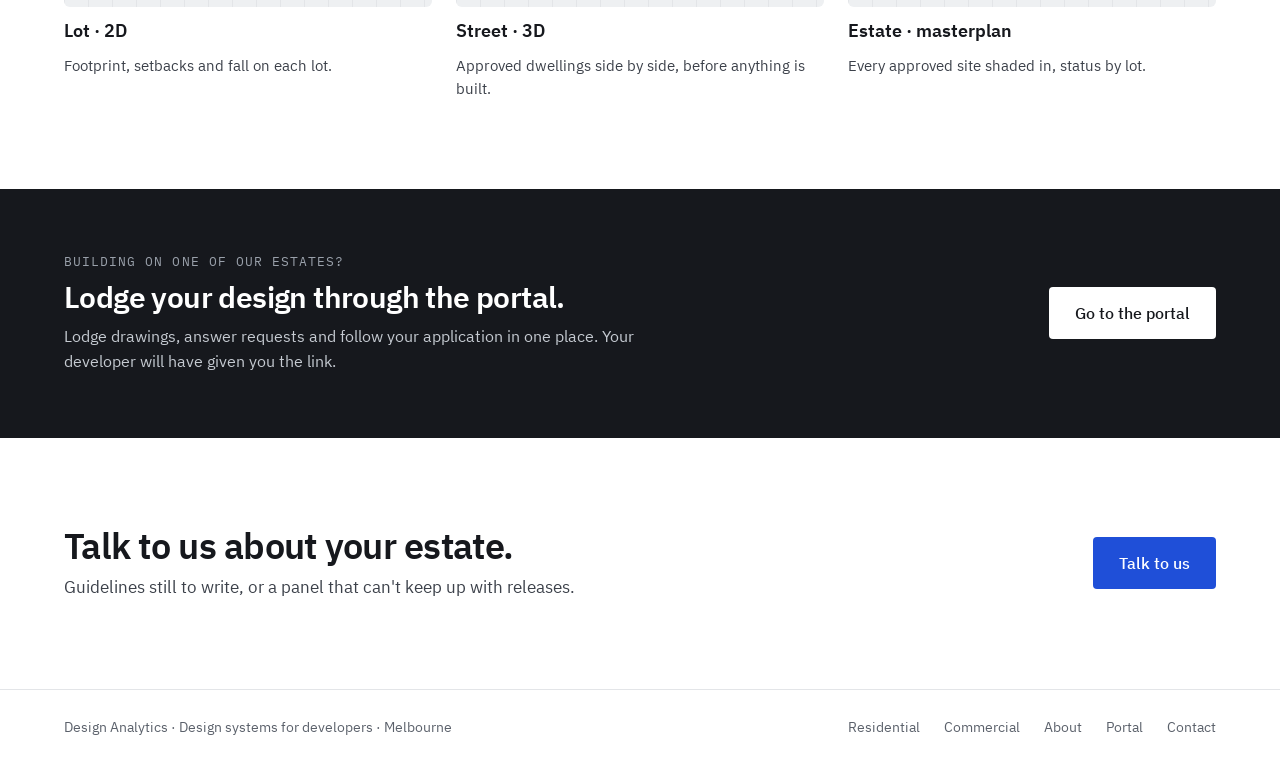
<file: residential/index.html>
<!doctype html>
<html lang="en-AU">
<head>
<meta charset="utf-8">
<meta name="viewport" content="width=device-width, initial-scale=1">
<title>Design Analytics — Residential estates</title>
<meta name="description" content="Design guidelines, lot assessment, 2D and 3D visualisation and reporting for residential estates. Every lot to approval, faster.">
<link rel="canonical" href="https://designanalytics.com.au/residential/">
<meta property="og:type" content="website">
<meta property="og:site_name" content="Design Analytics">
<meta property="og:title" content="Design Analytics — Residential estates">
<meta property="og:description" content="Design guidelines, lot assessment, 2D and 3D visualisation and reporting for residential estates. Every lot to approval, faster.">
<meta property="og:url" content="https://designanalytics.com.au/residential/">
<meta name="theme-color" content="#16181D">
<link rel="icon" href="/assets/favicon.svg" type="image/svg+xml">
<link rel="preload" href="/assets/fonts/plex-sans-400.woff2" as="font" type="font/woff2" crossorigin>
<link rel="preload" href="/assets/fonts/plex-sans-600.woff2" as="font" type="font/woff2" crossorigin>
<link rel="stylesheet" href="/assets/site.css">
</head>
<body>
<div style="font-family: 'IBM Plex Sans', system-ui, sans-serif; color: #16181D; background: #FFFFFF; min-height: 100%; box-sizing: border-box; -webkit-font-smoothing: antialiased">

<!-- NAV -->
<header style="border-bottom: 1px solid #E3E5E8; box-sizing: border-box">
<div style="max-width: 1200px; margin: 0 auto; padding: 12px 24px; min-height: 64px; display: flex; align-items: center; justify-content: space-between; gap: 16px 24px; flex-wrap: wrap; box-sizing: border-box">
<a href="/" style="font-weight: 600; font-size: 17px; letter-spacing: -0.01em; text-decoration: none; display: flex; align-items: center; gap: 10px">
<span style="display: inline-block; width: 12px; height: 12px; background: #1F4FD8; border-radius: 2px"></span>
Design Analytics
</a>
<div style="display: flex; align-items: center; gap: 12px 28px; flex-wrap: wrap; font-size: 15px">
<a href="/residential/" style="text-decoration: none; font-weight: 600; border-bottom: 2px solid #16181D; padding-bottom: 2px">Residential</a>
<a href="/commercial/" style="text-decoration: none">Commercial</a>
<a href="/about/" style="text-decoration: none">About</a>
<a href="#contact" style="text-decoration: none">Contact</a>
<a href="https://portal.designanalytics.com.au" style="text-decoration: none; padding: 10px 16px; border: 1px solid #16181D; border-radius: 4px; font-weight: 500; min-height: 44px; box-sizing: border-box; display: inline-flex; align-items: center">Portal sign in</a>
</div>
</div>
</header>

<!-- HERO -->
<div class="sec" style="max-width: 1200px; margin: 0 auto; padding: 88px 24px 64px; box-sizing: border-box; display: flex; flex-direction: column; gap: 22px">
<div style="font-family: 'IBM Plex Mono', monospace; font-size: 13px; letter-spacing: 0.08em; text-transform: uppercase; color: #5B616B">Residential estates</div>
<h1 class="h1" style="margin: 0; font-size: 56px; line-height: 1.05; letter-spacing: -0.025em; font-weight: 600; max-width: 880px">From design guideline to approval, faster.</h1>
<p style="margin: 0; font-size: 19px; line-height: 1.5; color: #3C414A; max-width: 640px">Slow approvals hold estates back from completion. We help every lot reach approval faster, and keep you across where each one stands.</p>
<div style="display: flex; gap: 12px; flex-wrap: wrap; padding-top: 4px">
<a href="#contact" style="text-decoration: none; background: #1F4FD8; color: #FFFFFF; padding: 14px 22px; border-radius: 4px; font-weight: 500; font-size: 16px; min-height: 44px; box-sizing: border-box; display: inline-flex; align-items: center">Talk to us about your estate</a>
<a href="#visualisation" style="text-decoration: none; background: #FFFFFF; color: #16181D; border: 1px solid #16181D; padding: 14px 22px; border-radius: 4px; font-weight: 500; font-size: 16px; min-height: 44px; box-sizing: border-box; display: inline-flex; align-items: center">See the visualisation</a>
</div>
</div>

<!-- PROBLEMS SOLVED -->
<div style="background: #F6F7F8; border-top: 1px solid #E3E5E8; border-bottom: 1px solid #E3E5E8; box-sizing: border-box">
<div class="sec" style="max-width: 1200px; margin: 0 auto; padding: 88px 24px; box-sizing: border-box; display: flex; gap: 48px 64px; flex-wrap: wrap; align-items: flex-start">
<div style="flex: 1 1 360px; min-width: 0; display: flex; flex-direction: column; gap: 16px">
<div style="font-family: 'IBM Plex Mono', monospace; font-size: 13px; letter-spacing: 0.08em; text-transform: uppercase; color: #5B616B">What we do</div>
<h2 class="h2" style="margin: 0; font-size: 38px; line-height: 1.1; letter-spacing: -0.02em; font-weight: 600">Design control for your estate, from first guideline to last lot.</h2>
<p style="margin: 0; font-size: 16px; line-height: 1.6; color: #3C414A">Launching a new estate or taking over one already selling, we look after the design side so your team can get on with the rest.</p>
</div>
<div style="flex: 1 1 400px; min-width: 0; display: flex; flex-direction: column; border: 1px solid #E3E5E8; border-radius: 6px; background: #FFFFFF; overflow: hidden">
<div style="padding: 20px 24px; border-bottom: 1px solid #E3E5E8; display: flex; flex-direction: column; gap: 5px">
<div style="font-size: 17px; font-weight: 600">Design guidelines</div>
<div style="font-size: 15px; line-height: 1.5; color: #3C414A">Written for your estate: clear for buyers and builders, firm on what matters to you.</div>
</div>
<div style="padding: 20px 24px; border-bottom: 1px solid #E3E5E8; display: flex; flex-direction: column; gap: 5px">
<div style="font-size: 17px; font-weight: 600">Lot assessment</div>
<div style="font-size: 15px; line-height: 1.5; color: #3C414A">Every lot lodged on your estate assessed by a registered architect, so approvals keep pace with your releases.</div>
</div>
<div style="padding: 20px 24px; border-bottom: 1px solid #E3E5E8; display: flex; flex-direction: column; gap: 5px">
<div style="font-size: 17px; font-weight: 600">Visualisation</div>
<div style="font-size: 15px; line-height: 1.5; color: #3C414A">2D and 3D views of lots, streets and the whole estate, for your sales team and your board.</div>
</div>
<div style="padding: 20px 24px; display: flex; flex-direction: column; gap: 5px">
<div style="font-size: 17px; font-weight: 600">Reporting</div>
<div style="font-size: 15px; line-height: 1.5; color: #3C414A">Where every lot stands, whenever you need to know.</div>
</div>
</div>
</div>
</div>

<!-- VISUALISATION -->
<div id="visualisation" class="sec" style="max-width: 1200px; margin: 0 auto; padding: 88px 24px; box-sizing: border-box; display: flex; flex-direction: column; gap: 40px">
<div style="display: flex; flex-direction: column; gap: 14px; max-width: 720px">
<div style="font-family: 'IBM Plex Mono', monospace; font-size: 13px; letter-spacing: 0.08em; text-transform: uppercase; color: #5B616B">Visualisation</div>
<h2 class="h2" style="margin: 0; font-size: 38px; line-height: 1.1; letter-spacing: -0.02em; font-weight: 600">Sell the street before it exists.</h2>
<p style="margin: 0; font-size: 16px; line-height: 1.6; color: #3C414A">Approved dwellings on their lots in 2D and 3D. Agents show buyers the neighbours; the board sees the masterplan filling in.</p>
</div>
<div class="g3" style="display: grid; grid-template-columns: repeat(3, minmax(0, 1fr)); gap: 24px">
<div style="display: flex; flex-direction: column; gap: 12px; min-width: 0">
<div class="panel" role="img" aria-label="2D lot plan" style="height: 200px">2D lot plan</div>
<div style="font-size: 18px; font-weight: 600">Lot · 2D</div>
<p style="margin: 0; font-size: 15px; line-height: 1.55; color: #3C414A">Footprint, setbacks and fall on each lot.</p>
</div>
<div style="display: flex; flex-direction: column; gap: 12px; min-width: 0">
<div class="panel" role="img" aria-label="3D streetscape" style="height: 200px">3D streetscape</div>
<div style="font-size: 18px; font-weight: 600">Street · 3D</div>
<p style="margin: 0; font-size: 15px; line-height: 1.55; color: #3C414A">Approved dwellings side by side, before anything is built.</p>
</div>
<div style="display: flex; flex-direction: column; gap: 12px; min-width: 0">
<div class="panel" role="img" aria-label="masterplan, approved lots shaded" style="height: 200px">masterplan</div>
<div style="font-size: 18px; font-weight: 600">Estate · masterplan</div>
<p style="margin: 0; font-size: 15px; line-height: 1.55; color: #3C414A">Every approved site shaded in, status by lot.</p>
</div>
</div>
</div>

<!-- FOR APPLICANTS -->
<div style="background: #16181D; color: #FFFFFF; box-sizing: border-box">
<div class="sec" style="max-width: 1200px; margin: 0 auto; padding: 64px 24px; box-sizing: border-box; display: flex; justify-content: space-between; align-items: center; gap: 28px 40px; flex-wrap: wrap">
<div style="display: flex; flex-direction: column; gap: 10px; max-width: 640px">
<div style="font-family: 'IBM Plex Mono', monospace; font-size: 13px; letter-spacing: 0.08em; text-transform: uppercase; color: #9AA1AB">Building on one of our estates?</div>
<h2 class="h2" style="margin: 0; font-size: 30px; line-height: 1.15; letter-spacing: -0.02em; font-weight: 600">Lodge your design through the portal.</h2>
<p style="margin: 0; font-size: 16px; line-height: 1.55; color: #C5CAD1">Lodge drawings, answer requests and follow your application in one place. Your developer will have given you the link.</p>
</div>
<a href="https://portal.designanalytics.com.au" style="text-decoration: none; background: #FFFFFF; color: #16181D; padding: 16px 26px; border-radius: 4px; font-weight: 500; font-size: 16px; min-height: 44px; box-sizing: border-box; display: inline-flex; align-items: center">Go to the portal</a>
</div>
</div>

<!-- CTA -->
<div id="contact" class="sec" style="max-width: 1200px; margin: 0 auto; padding: 88px 24px; box-sizing: border-box; display: flex; justify-content: space-between; align-items: center; gap: 32px 40px; flex-wrap: wrap">
<div style="display: flex; flex-direction: column; gap: 10px; max-width: 620px">
<h2 class="h2" style="margin: 0; font-size: 36px; line-height: 1.1; letter-spacing: -0.02em; font-weight: 600">Talk to us about your estate.</h2>
<p style="margin: 0; font-size: 17px; line-height: 1.5; color: #3C414A">Guidelines still to write, or a panel that can't keep up with releases.</p>
</div>
<a href="mailto:hello@designanalytics.com.au" style="text-decoration: none; background: #1F4FD8; color: #FFFFFF; padding: 16px 26px; border-radius: 4px; font-weight: 500; font-size: 16px; min-height: 44px; box-sizing: border-box; display: inline-flex; align-items: center">Talk to us</a>
</div>

<!-- FOOTER -->
<div style="border-top: 1px solid #E3E5E8; box-sizing: border-box">
<div style="max-width: 1200px; margin: 0 auto; padding: 28px 24px; box-sizing: border-box; display: flex; justify-content: space-between; align-items: center; gap: 16px 24px; flex-wrap: wrap; font-size: 14px; color: #5B616B">
<div>Design Analytics · Design systems for developers · Melbourne</div>
<div style="display: flex; gap: 12px 24px; flex-wrap: wrap">
<a href="/residential/" style="text-decoration: none; color: #5B616B">Residential</a>
<a href="/commercial/" style="text-decoration: none; color: #5B616B">Commercial</a>
<a href="/about/" style="text-decoration: none; color: #5B616B">About</a>
<a href="https://portal.designanalytics.com.au" style="text-decoration: none; color: #5B616B">Portal</a>
<a href="#contact" style="text-decoration: none; color: #5B616B">Contact</a>
</div>
</div>
</div>

</div>
</body>
</html>
</file>
<file: assets/site.css>
@font-face{font-family:'IBM Plex Sans';font-style:normal;font-weight:400;font-display:swap;src:url(/assets/fonts/plex-sans-400.woff2) format('woff2')}
@font-face{font-family:'IBM Plex Sans';font-style:normal;font-weight:500;font-display:swap;src:url(/assets/fonts/plex-sans-500.woff2) format('woff2')}
@font-face{font-family:'IBM Plex Sans';font-style:normal;font-weight:600;font-display:swap;src:url(/assets/fonts/plex-sans-600.woff2) format('woff2')}
@font-face{font-family:'IBM Plex Mono';font-style:normal;font-weight:400;font-display:swap;src:url(/assets/fonts/plex-mono-400.woff2) format('woff2')}
@font-face{font-family:'IBM Plex Mono';font-style:normal;font-weight:500;font-display:swap;src:url(/assets/fonts/plex-mono-500.woff2) format('woff2')}

html{-webkit-text-size-adjust:100%}
body{margin:0;background:#FFFFFF}
a{color:#16181D}a:hover{color:#1F4FD8}
a:focus-visible{outline:2px solid #1F4FD8;outline-offset:3px}
.panel{display:flex;align-items:flex-end;justify-content:flex-start;border-radius:6px;box-sizing:border-box;padding:14px 16px;
  background-color:#EEF0F2;background-image:linear-gradient(#E3E5E8 1px,transparent 1px),linear-gradient(90deg,#E3E5E8 1px,transparent 1px);
  background-size:24px 24px;font-family:'IBM Plex Mono',monospace;font-size:12px;letter-spacing:.06em;text-transform:uppercase;color:#5B616B}
@media (max-width: 760px){
.g2,.g3,.g4{grid-template-columns:repeat(1,minmax(0,1fr)) !important}
.h1{font-size:40px !important}
.h1-hero{font-size:48px !important}
.h2{font-size:30px !important}
.sec{padding-top:56px !important;padding-bottom:56px !important}
}
</file>
